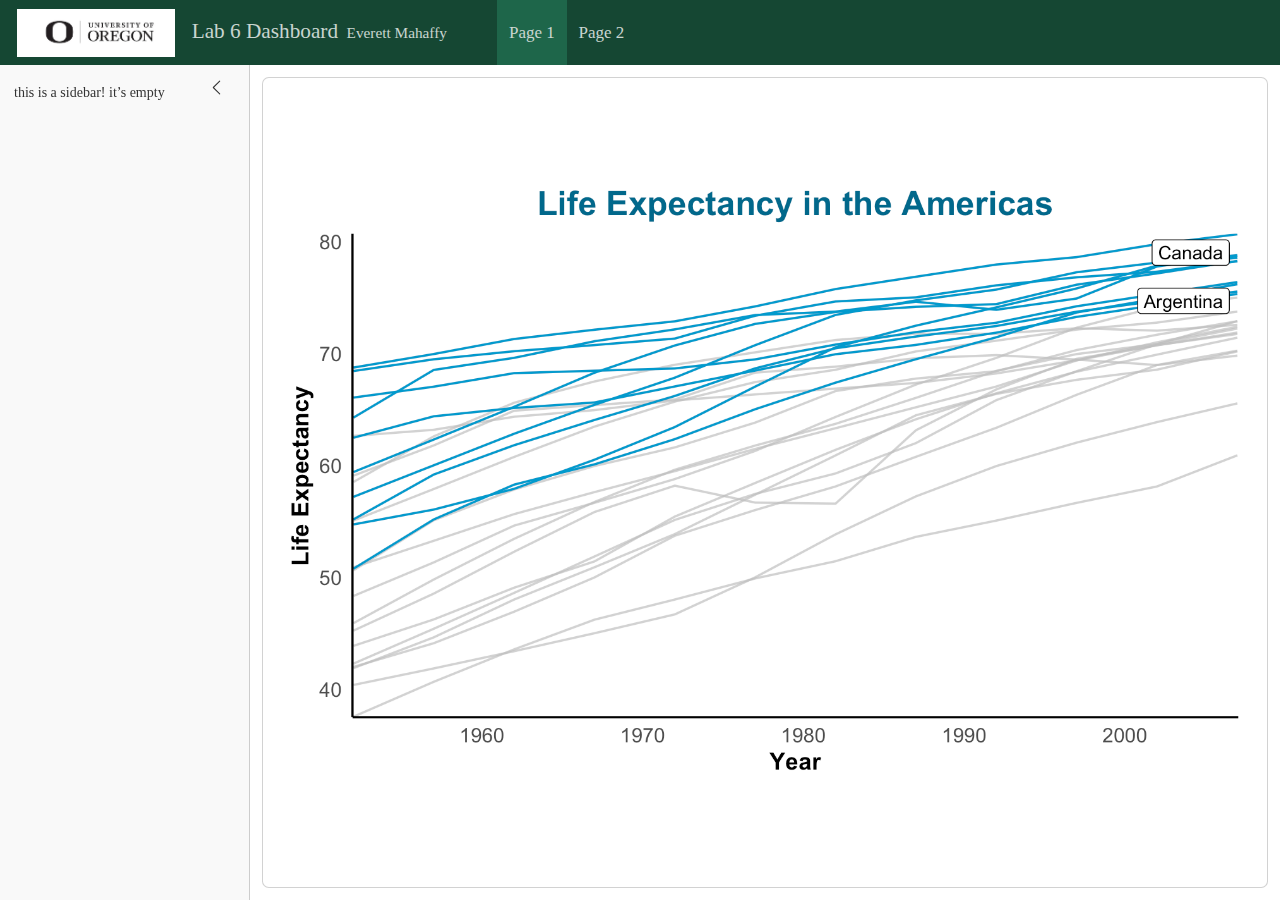
<file: index.html>
<!DOCTYPE html>
<html xmlns="http://www.w3.org/1999/xhtml" lang="en" xml:lang="en"><head>

<meta charset="utf-8">
<meta name="generator" content="quarto-1.6.42">

<meta name="viewport" content="width=device-width, initial-scale=1.0, user-scalable=yes">

<meta name="author" content="Everett Mahaffy">

<title>Lab 6 Dashboard</title>
<style>
code{white-space: pre-wrap;}
span.smallcaps{font-variant: small-caps;}
div.columns{display: flex; gap: min(4vw, 1.5em);}
div.column{flex: auto; overflow-x: auto;}
div.hanging-indent{margin-left: 1.5em; text-indent: -1.5em;}
ul.task-list{list-style: none;}
ul.task-list li input[type="checkbox"] {
  width: 0.8em;
  margin: 0 0.8em 0.2em -1em; /* quarto-specific, see https://github.com/quarto-dev/quarto-cli/issues/4556 */ 
  vertical-align: middle;
}
</style>


<script src="lab6_files/libs/clipboard/clipboard.min.js"></script>
<script src="lab6_files/libs/quarto-html/quarto.js"></script>
<script src="lab6_files/libs/quarto-html/popper.min.js"></script>
<script src="lab6_files/libs/quarto-html/tippy.umd.min.js"></script>
<script src="lab6_files/libs/quarto-html/anchor.min.js"></script>
<link href="lab6_files/libs/quarto-html/tippy.css" rel="stylesheet">
<link href="lab6_files/libs/quarto-html/quarto-syntax-highlighting-2f5df379a58b258e96c21c0638c20c03.css" rel="stylesheet" id="quarto-text-highlighting-styles">
<script src="lab6_files/libs/bootstrap/bootstrap.min.js"></script>
<link href="lab6_files/libs/bootstrap/bootstrap-icons.css" rel="stylesheet">
<link href="lab6_files/libs/bootstrap/bootstrap-c509af972df0387c7e32869858c36e85.min.css" rel="stylesheet" append-hash="true" id="quarto-bootstrap" data-mode="light">
<script src="lab6_files/libs/quarto-dashboard/quarto-dashboard.js"></script>
<script src="lab6_files/libs/quarto-dashboard/stickythead.js"></script>
<script src="lab6_files/libs/quarto-dashboard/datatables.min.js" kdttablesentinel="true"></script>
<script src="lab6_files/libs/quarto-dashboard/pdfmake.min.js" kdttablesentinel="true"></script>
<script src="lab6_files/libs/quarto-dashboard/vfs_fonts.js" kdttablesentinel="true"></script>
<script src="lab6_files/libs/quarto-dashboard/web-components.js" type="module"></script>
<script src="lab6_files/libs/quarto-dashboard/components.js"></script>
<link href="lab6_files/libs/quarto-dashboard/datatables.min.css" rel="stylesheet" kdttablesentinel="true">


</head>

<body class="quarto-dashboard dashboard-fill dashboard-sidebar fullcontent">

<header id="quarto-dashboard-header">
<nav class="navbar navbar-expand-md slim" data-bs-theme="dark">
  <div class="navbar-container container-fluid">
    <button class="navbar-toggler" type="button" data-bs-toggle="collapse" data-bs-target="#dashboard-collapse" aria-controls="dashboard-collapse" aria-expanded="false" aria-label="Toggle navigation">
      <span class="navbar-toggler-icon"></span>
    </button>    


    <div class="navbar-brand-container">       
    <a href="#"><img src="logo.png" alt="" class="navbar-logo d-inline-block"></a>
      <div class="navbar-title">
        <div class="navbar-title-text"><a href="#">Lab 6 Dashboard</a></div>
        
        <div class="navbar-author">Everett Mahaffy</div>
      </div>
    </div>
<div id="dashboard-collapse" class="navbar-collapse collapse"><ul class="navbar-nav navbar-nav-scroll me-auto" role="tablist"><li class="nav-item" role="presentation"><a id="tab-page-1" class="nav-link active" data-bs-toggle="tab" role="tab" data-bs-target="#page-1" data-scrolling="false" href="#page-1" aria-controls="page-1" aria-selected="true"><span class="nav-link-text">Page 1</span></a></li><li class="nav-item" role="presentation"><a id="tab-page-2" class="nav-link" data-bs-toggle="tab" role="tab" data-bs-target="#page-2" data-scrolling="false" href="#page-2" aria-controls="page-2" aria-selected="false"><span class="nav-link-text">Page 2</span></a></li></ul></div></div>
</nav>
</header>
<div class="page-layout-custom quarto-dashboard-content bslib-gap-spacing html-fill-container bslib-page-fill quarto-dashboard-pages">  

<div class="bslib-grid-item html-fill-item tab-content bslib-grid" data-layout="fill" style="display: grid; grid-template-rows: minmax(3em, 1fr); grid-auto-columns: minmax(0, 1fr);">
<div id="page-1" class="dashboard-page tab-pane show active html-fill-item html-fill-container dashboard-sidebar-container" data-orientation="rows" aria-labelledby="tab-page-1">
<div class="bslib-sidebar-layout html-fill-item html-fill-container" data-bslib-sidebar-open="desktop" data-bslib-sidebar-init="true" data-bslib-sidebar-border="false" data-bslib-sidebar-border-radius="false"><div class="main html-fill-container html-fill-item"><div class="sidebar-content html-fill-item html-fill-container">
<div class="html-fill-item html-fill-container bslib-grid" style="display: grid; grid-template-columns: minmax(3em, 1fr);
grid-auto-rows: minmax(0, 1fr);">
<div class="html-fill-item html-fill-container bslib-grid" style="display: grid; grid-template-rows: minmax(3em, 1fr); grid-auto-columns: minmax(0, 1fr);">
<div class="card cell html-fill-item html-fill-container bslib-card" data-bslib-card-init="" data-require-bs-caller="card()" data-full-screen="false">
<div class="card-body html-fill-item html-fill-container">
<div class="cell-output-display html-fill-item html-fill-container">
<img src="lab6_files/figure-html/unnamed-chunk-3-1.png" class="img-fluid quarto-dashboard-img-contain">
</div>
</div>
<bslib-tooltip placement="auto" bsoptions="[]" data-require-bs-version="5" data-require-bs-caller="tooltip()">
    <template>Expand</template>
    <span class="bslib-full-screen-enter badge rounded-pill">
        <svg xmlns="http://www.w3.org/2000/svg" viewbox="0 0 24 24" style="height:1em;width:1em;" aria-hidden="true" role="img"><path d="M20 5C20 4.4 19.6 4 19 4H13C12.4 4 12 3.6 12 3C12 2.4 12.4 2 13 2H21C21.6 2 22 2.4 22 3V11C22 11.6 21.6 12 21 12C20.4 12 20 11.6 20 11V5ZM4 19C4 19.6 4.4 20 5 20H11C11.6 20 12 20.4 12 21C12 21.6 11.6 22 11 22H3C2.4 22 2 21.6 2 21V13C2 12.4 2.4 12 3 12C3.6 12 4 12.4 4 13V19Z"></path></svg>
    </span>
</bslib-tooltip><script data-bslib-card-init="">bslib.Card.initializeAllCards();</script></div>
</div>
</div>
</div></div><aside id="bslib-sidebar-1" class="sidebar html-fill-container html-fill-item"><div class="html-fill-item html-fill-container">
<p>this is a sidebar! it’s empty</p>
</div></aside>
<button class="collapse-toggle" type="button" title="Toggle sidebar" aria-expanded="true" aria-controls="bslib-sidebar-1">
    <svg xmlns="http://www.w3.org/2000/svg" viewbox="0 0 16 16" class="bi bi-chevron-left collapse-icon" style="fill:currentColor;" aria-hidden="true" role="img">
      <path fill-rule="evenodd" d="M11.354 1.646a.5.5 0 0 1 0 .708L5.707 8l5.647 5.646a.5.5 0 0 1-.708.708l-6-6a.5.5 0 0 1 0-.708l6-6a.5.5 0 0 1 .708 0z"></path>
    </svg>
</button>
<script data-bslib-sidebar-init="">
bslib.Sidebar.initCollapsibleAll()
</script>
</div>
</div>
<div id="page-2" class="dashboard-page tab-pane grid-skip html-fill-item html-fill-container" data-orientation="rows" aria-labelledby="tab-page-2">
<div class="html-fill-item html-fill-container bslib-grid" style="display: grid; grid-template-rows: minmax(3em, 1fr) minmax(3em, max-content) minmax(3em, 1fr); grid-auto-columns: minmax(0, 1fr);">
<div class="card cell html-fill-item html-fill-container bslib-card" data-bslib-card-init="" data-require-bs-caller="card()" data-full-screen="false">
<div class="card-body html-fill-item html-fill-container">
<div class="cell-output-display html-fill-item html-fill-container">
<img src="lab6_files/figure-html/unnamed-chunk-6-1.png" class="img-fluid quarto-dashboard-img-contain">
</div>
</div>
<bslib-tooltip placement="auto" bsoptions="[]" data-require-bs-version="5" data-require-bs-caller="tooltip()">
    <template>Expand</template>
    <span class="bslib-full-screen-enter badge rounded-pill">
        <svg xmlns="http://www.w3.org/2000/svg" viewbox="0 0 24 24" style="height:1em;width:1em;" aria-hidden="true" role="img"><path d="M20 5C20 4.4 19.6 4 19 4H13C12.4 4 12 3.6 12 3C12 2.4 12.4 2 13 2H21C21.6 2 22 2.4 22 3V11C22 11.6 21.6 12 21 12C20.4 12 20 11.6 20 11V5ZM4 19C4 19.6 4.4 20 5 20H11C11.6 20 12 20.4 12 21C12 21.6 11.6 22 11 22H3C2.4 22 2 21.6 2 21V13C2 12.4 2.4 12 3 12C3.6 12 4 12.4 4 13V19Z"></path></svg>
    </span>
</bslib-tooltip><script data-bslib-card-init="">bslib.Card.initializeAllCards();</script></div>
<div class="card html-fill-item html-fill-container bslib-card" data-fill="false" data-bslib-card-init="" data-require-bs-caller="card()" data-full-screen="false">
<div class="card-body html-fill-item html-fill-container">
<p>Look more closely below!</p>
</div>
<bslib-tooltip placement="auto" bsoptions="[]" data-require-bs-version="5" data-require-bs-caller="tooltip()">
    <template>Expand</template>
    <span class="bslib-full-screen-enter badge rounded-pill">
        <svg xmlns="http://www.w3.org/2000/svg" viewbox="0 0 24 24" style="height:1em;width:1em;" aria-hidden="true" role="img"><path d="M20 5C20 4.4 19.6 4 19 4H13C12.4 4 12 3.6 12 3C12 2.4 12.4 2 13 2H21C21.6 2 22 2.4 22 3V11C22 11.6 21.6 12 21 12C20.4 12 20 11.6 20 11V5ZM4 19C4 19.6 4.4 20 5 20H11C11.6 20 12 20.4 12 21C12 21.6 11.6 22 11 22H3C2.4 22 2 21.6 2 21V13C2 12.4 2.4 12 3 12C3.6 12 4 12.4 4 13V19Z"></path></svg>
    </span>
</bslib-tooltip><script data-bslib-card-init="">bslib.Card.initializeAllCards();</script></div>
<div class="card tabset html-fill-item html-fill-container bslib-card" data-bslib-card-init="" data-require-bs-caller="card()" data-full-screen="false">
<div class="card-header bslib-navs-card-title"><div class="card-title"><span style="display: inline">

</span></div><ul class="nav nav-tabs card-header-tabs" role="tablist" data-tabsetid="card-tabset-4"><li class="nav-item" role="presentation"><a href="#card-tabset-4-1" role="tab" data-toggle="tab" data-bs-toggle="tab" data-value="Tab 1" aria-selected="true" class="nav-link active">Tab 1</a></li><li class="nav-item" role="presentation"><a href="#card-tabset-4-2" role="tab" data-toggle="tab" data-bs-toggle="tab" data-value="Tab 2" aria-selected="false" class="nav-link">Tab 2</a></li></ul></div>


<div id="3ade8a4a-fb1d-4a6c-8409-ac45482d5fc9" class="hidden html-fill-item html-fill-container">

</div>
<div class="tab-content html-fill-item html-fill-container" data-tabset-id="card-tabset-4"><div class="tab-pane active show html-fill-item html-fill-container" role="tabpanel" id="card-tabset-4-1"><div class="card-body html-fill-item html-fill-container">
<div class="cell-output-display html-fill-item html-fill-container">
<img src="lab6_files/figure-html/unnamed-chunk-7-1.png" class="img-fluid quarto-dashboard-img-contain">
</div>
</div></div><div class="tab-pane html-fill-item html-fill-container" role="tabpanel" id="card-tabset-4-2"><div class="card-body html-fill-item html-fill-container">
<div class="cell-output-display html-fill-item html-fill-container">
<img src="lab6_files/figure-html/unnamed-chunk-8-1.png" class="img-fluid quarto-dashboard-img-contain">
</div>
</div></div></div><bslib-tooltip placement="auto" bsoptions="[]" data-require-bs-version="5" data-require-bs-caller="tooltip()">
    <template>Expand</template>
    <span class="bslib-full-screen-enter badge rounded-pill">
        <svg xmlns="http://www.w3.org/2000/svg" viewbox="0 0 24 24" style="height:1em;width:1em;" aria-hidden="true" role="img"><path d="M20 5C20 4.4 19.6 4 19 4H13C12.4 4 12 3.6 12 3C12 2.4 12.4 2 13 2H21C21.6 2 22 2.4 22 3V11C22 11.6 21.6 12 21 12C20.4 12 20 11.6 20 11V5ZM4 19C4 19.6 4.4 20 5 20H11C11.6 20 12 20.4 12 21C12 21.6 11.6 22 11 22H3C2.4 22 2 21.6 2 21V13C2 12.4 2.4 12 3 12C3.6 12 4 12.4 4 13V19Z"></path></svg>
    </span>
</bslib-tooltip><script data-bslib-card-init="">bslib.Card.initializeAllCards();</script></div>
</div>
</div>
</div>


<script id="quarto-html-after-body" type="application/javascript">
window.document.addEventListener("DOMContentLoaded", function (event) {
  const toggleBodyColorMode = (bsSheetEl) => {
    const mode = bsSheetEl.getAttribute("data-mode");
    const bodyEl = window.document.querySelector("body");
    if (mode === "dark") {
      bodyEl.classList.add("quarto-dark");
      bodyEl.classList.remove("quarto-light");
    } else {
      bodyEl.classList.add("quarto-light");
      bodyEl.classList.remove("quarto-dark");
    }
  }
  const toggleBodyColorPrimary = () => {
    const bsSheetEl = window.document.querySelector("link#quarto-bootstrap");
    if (bsSheetEl) {
      toggleBodyColorMode(bsSheetEl);
    }
  }
  toggleBodyColorPrimary();  
  const icon = "";
  const anchorJS = new window.AnchorJS();
  anchorJS.options = {
    placement: 'right',
    icon: icon
  };
  anchorJS.add('.anchored');
  const isCodeAnnotation = (el) => {
    for (const clz of el.classList) {
      if (clz.startsWith('code-annotation-')) {                     
        return true;
      }
    }
    return false;
  }
  const onCopySuccess = function(e) {
    // button target
    const button = e.trigger;
    // don't keep focus
    button.blur();
    // flash "checked"
    button.classList.add('code-copy-button-checked');
    var currentTitle = button.getAttribute("title");
    button.setAttribute("title", "Copied!");
    let tooltip;
    if (window.bootstrap) {
      button.setAttribute("data-bs-toggle", "tooltip");
      button.setAttribute("data-bs-placement", "left");
      button.setAttribute("data-bs-title", "Copied!");
      tooltip = new bootstrap.Tooltip(button, 
        { trigger: "manual", 
          customClass: "code-copy-button-tooltip",
          offset: [0, -8]});
      tooltip.show();    
    }
    setTimeout(function() {
      if (tooltip) {
        tooltip.hide();
        button.removeAttribute("data-bs-title");
        button.removeAttribute("data-bs-toggle");
        button.removeAttribute("data-bs-placement");
      }
      button.setAttribute("title", currentTitle);
      button.classList.remove('code-copy-button-checked');
    }, 1000);
    // clear code selection
    e.clearSelection();
  }
  const getTextToCopy = function(trigger) {
      const codeEl = trigger.previousElementSibling.cloneNode(true);
      for (const childEl of codeEl.children) {
        if (isCodeAnnotation(childEl)) {
          childEl.remove();
        }
      }
      return codeEl.innerText;
  }
  const clipboard = new window.ClipboardJS('.code-copy-button:not([data-in-quarto-modal])', {
    text: getTextToCopy
  });
  clipboard.on('success', onCopySuccess);
  if (window.document.getElementById('quarto-embedded-source-code-modal')) {
    const clipboardModal = new window.ClipboardJS('.code-copy-button[data-in-quarto-modal]', {
      text: getTextToCopy,
      container: window.document.getElementById('quarto-embedded-source-code-modal')
    });
    clipboardModal.on('success', onCopySuccess);
  }
    var localhostRegex = new RegExp(/^(?:http|https):\/\/localhost\:?[0-9]*\//);
    var mailtoRegex = new RegExp(/^mailto:/);
      var filterRegex = new RegExp('/' + window.location.host + '/');
    var isInternal = (href) => {
        return filterRegex.test(href) || localhostRegex.test(href) || mailtoRegex.test(href);
    }
    // Inspect non-navigation links and adorn them if external
 	var links = window.document.querySelectorAll('a[href]:not(.nav-link):not(.navbar-brand):not(.toc-action):not(.sidebar-link):not(.sidebar-item-toggle):not(.pagination-link):not(.no-external):not([aria-hidden]):not(.dropdown-item):not(.quarto-navigation-tool):not(.about-link)');
    for (var i=0; i<links.length; i++) {
      const link = links[i];
      if (!isInternal(link.href)) {
        // undo the damage that might have been done by quarto-nav.js in the case of
        // links that we want to consider external
        if (link.dataset.originalHref !== undefined) {
          link.href = link.dataset.originalHref;
        }
      }
    }
  function tippyHover(el, contentFn, onTriggerFn, onUntriggerFn) {
    const config = {
      allowHTML: true,
      maxWidth: 500,
      delay: 100,
      arrow: false,
      appendTo: function(el) {
          return el.parentElement;
      },
      interactive: true,
      interactiveBorder: 10,
      theme: 'quarto',
      placement: 'bottom-start',
    };
    if (contentFn) {
      config.content = contentFn;
    }
    if (onTriggerFn) {
      config.onTrigger = onTriggerFn;
    }
    if (onUntriggerFn) {
      config.onUntrigger = onUntriggerFn;
    }
    window.tippy(el, config); 
  }
  const noterefs = window.document.querySelectorAll('a[role="doc-noteref"]');
  for (var i=0; i<noterefs.length; i++) {
    const ref = noterefs[i];
    tippyHover(ref, function() {
      // use id or data attribute instead here
      let href = ref.getAttribute('data-footnote-href') || ref.getAttribute('href');
      try { href = new URL(href).hash; } catch {}
      const id = href.replace(/^#\/?/, "");
      const note = window.document.getElementById(id);
      if (note) {
        return note.innerHTML;
      } else {
        return "";
      }
    });
  }
  const xrefs = window.document.querySelectorAll('a.quarto-xref');
  const processXRef = (id, note) => {
    // Strip column container classes
    const stripColumnClz = (el) => {
      el.classList.remove("page-full", "page-columns");
      if (el.children) {
        for (const child of el.children) {
          stripColumnClz(child);
        }
      }
    }
    stripColumnClz(note)
    if (id === null || id.startsWith('sec-')) {
      // Special case sections, only their first couple elements
      const container = document.createElement("div");
      if (note.children && note.children.length > 2) {
        container.appendChild(note.children[0].cloneNode(true));
        for (let i = 1; i < note.children.length; i++) {
          const child = note.children[i];
          if (child.tagName === "P" && child.innerText === "") {
            continue;
          } else {
            container.appendChild(child.cloneNode(true));
            break;
          }
        }
        if (window.Quarto?.typesetMath) {
          window.Quarto.typesetMath(container);
        }
        return container.innerHTML
      } else {
        if (window.Quarto?.typesetMath) {
          window.Quarto.typesetMath(note);
        }
        return note.innerHTML;
      }
    } else {
      // Remove any anchor links if they are present
      const anchorLink = note.querySelector('a.anchorjs-link');
      if (anchorLink) {
        anchorLink.remove();
      }
      if (window.Quarto?.typesetMath) {
        window.Quarto.typesetMath(note);
      }
      if (note.classList.contains("callout")) {
        return note.outerHTML;
      } else {
        return note.innerHTML;
      }
    }
  }
  for (var i=0; i<xrefs.length; i++) {
    const xref = xrefs[i];
    tippyHover(xref, undefined, function(instance) {
      instance.disable();
      let url = xref.getAttribute('href');
      let hash = undefined; 
      if (url.startsWith('#')) {
        hash = url;
      } else {
        try { hash = new URL(url).hash; } catch {}
      }
      if (hash) {
        const id = hash.replace(/^#\/?/, "");
        const note = window.document.getElementById(id);
        if (note !== null) {
          try {
            const html = processXRef(id, note.cloneNode(true));
            instance.setContent(html);
          } finally {
            instance.enable();
            instance.show();
          }
        } else {
          // See if we can fetch this
          fetch(url.split('#')[0])
          .then(res => res.text())
          .then(html => {
            const parser = new DOMParser();
            const htmlDoc = parser.parseFromString(html, "text/html");
            const note = htmlDoc.getElementById(id);
            if (note !== null) {
              const html = processXRef(id, note);
              instance.setContent(html);
            } 
          }).finally(() => {
            instance.enable();
            instance.show();
          });
        }
      } else {
        // See if we can fetch a full url (with no hash to target)
        // This is a special case and we should probably do some content thinning / targeting
        fetch(url)
        .then(res => res.text())
        .then(html => {
          const parser = new DOMParser();
          const htmlDoc = parser.parseFromString(html, "text/html");
          const note = htmlDoc.querySelector('main.content');
          if (note !== null) {
            // This should only happen for chapter cross references
            // (since there is no id in the URL)
            // remove the first header
            if (note.children.length > 0 && note.children[0].tagName === "HEADER") {
              note.children[0].remove();
            }
            const html = processXRef(null, note);
            instance.setContent(html);
          } 
        }).finally(() => {
          instance.enable();
          instance.show();
        });
      }
    }, function(instance) {
    });
  }
      let selectedAnnoteEl;
      const selectorForAnnotation = ( cell, annotation) => {
        let cellAttr = 'data-code-cell="' + cell + '"';
        let lineAttr = 'data-code-annotation="' +  annotation + '"';
        const selector = 'span[' + cellAttr + '][' + lineAttr + ']';
        return selector;
      }
      const selectCodeLines = (annoteEl) => {
        const doc = window.document;
        const targetCell = annoteEl.getAttribute("data-target-cell");
        const targetAnnotation = annoteEl.getAttribute("data-target-annotation");
        const annoteSpan = window.document.querySelector(selectorForAnnotation(targetCell, targetAnnotation));
        const lines = annoteSpan.getAttribute("data-code-lines").split(",");
        const lineIds = lines.map((line) => {
          return targetCell + "-" + line;
        })
        let top = null;
        let height = null;
        let parent = null;
        if (lineIds.length > 0) {
            //compute the position of the single el (top and bottom and make a div)
            const el = window.document.getElementById(lineIds[0]);
            top = el.offsetTop;
            height = el.offsetHeight;
            parent = el.parentElement.parentElement;
          if (lineIds.length > 1) {
            const lastEl = window.document.getElementById(lineIds[lineIds.length - 1]);
            const bottom = lastEl.offsetTop + lastEl.offsetHeight;
            height = bottom - top;
          }
          if (top !== null && height !== null && parent !== null) {
            // cook up a div (if necessary) and position it 
            let div = window.document.getElementById("code-annotation-line-highlight");
            if (div === null) {
              div = window.document.createElement("div");
              div.setAttribute("id", "code-annotation-line-highlight");
              div.style.position = 'absolute';
              parent.appendChild(div);
            }
            div.style.top = top - 2 + "px";
            div.style.height = height + 4 + "px";
            div.style.left = 0;
            let gutterDiv = window.document.getElementById("code-annotation-line-highlight-gutter");
            if (gutterDiv === null) {
              gutterDiv = window.document.createElement("div");
              gutterDiv.setAttribute("id", "code-annotation-line-highlight-gutter");
              gutterDiv.style.position = 'absolute';
              const codeCell = window.document.getElementById(targetCell);
              const gutter = codeCell.querySelector('.code-annotation-gutter');
              gutter.appendChild(gutterDiv);
            }
            gutterDiv.style.top = top - 2 + "px";
            gutterDiv.style.height = height + 4 + "px";
          }
          selectedAnnoteEl = annoteEl;
        }
      };
      const unselectCodeLines = () => {
        const elementsIds = ["code-annotation-line-highlight", "code-annotation-line-highlight-gutter"];
        elementsIds.forEach((elId) => {
          const div = window.document.getElementById(elId);
          if (div) {
            div.remove();
          }
        });
        selectedAnnoteEl = undefined;
      };
        // Handle positioning of the toggle
    window.addEventListener(
      "resize",
      throttle(() => {
        elRect = undefined;
        if (selectedAnnoteEl) {
          selectCodeLines(selectedAnnoteEl);
        }
      }, 10)
    );
    function throttle(fn, ms) {
    let throttle = false;
    let timer;
      return (...args) => {
        if(!throttle) { // first call gets through
            fn.apply(this, args);
            throttle = true;
        } else { // all the others get throttled
            if(timer) clearTimeout(timer); // cancel #2
            timer = setTimeout(() => {
              fn.apply(this, args);
              timer = throttle = false;
            }, ms);
        }
      };
    }
      // Attach click handler to the DT
      const annoteDls = window.document.querySelectorAll('dt[data-target-cell]');
      for (const annoteDlNode of annoteDls) {
        annoteDlNode.addEventListener('click', (event) => {
          const clickedEl = event.target;
          if (clickedEl !== selectedAnnoteEl) {
            unselectCodeLines();
            const activeEl = window.document.querySelector('dt[data-target-cell].code-annotation-active');
            if (activeEl) {
              activeEl.classList.remove('code-annotation-active');
            }
            selectCodeLines(clickedEl);
            clickedEl.classList.add('code-annotation-active');
          } else {
            // Unselect the line
            unselectCodeLines();
            clickedEl.classList.remove('code-annotation-active');
          }
        });
      }
  const findCites = (el) => {
    const parentEl = el.parentElement;
    if (parentEl) {
      const cites = parentEl.dataset.cites;
      if (cites) {
        return {
          el,
          cites: cites.split(' ')
        };
      } else {
        return findCites(el.parentElement)
      }
    } else {
      return undefined;
    }
  };
  var bibliorefs = window.document.querySelectorAll('a[role="doc-biblioref"]');
  for (var i=0; i<bibliorefs.length; i++) {
    const ref = bibliorefs[i];
    const citeInfo = findCites(ref);
    if (citeInfo) {
      tippyHover(citeInfo.el, function() {
        var popup = window.document.createElement('div');
        citeInfo.cites.forEach(function(cite) {
          var citeDiv = window.document.createElement('div');
          citeDiv.classList.add('hanging-indent');
          citeDiv.classList.add('csl-entry');
          var biblioDiv = window.document.getElementById('ref-' + cite);
          if (biblioDiv) {
            citeDiv.innerHTML = biblioDiv.innerHTML;
          }
          popup.appendChild(citeDiv);
        });
        return popup.innerHTML;
      });
    }
  }
});
</script>
</div> <!-- /container fluid -->

<script type="application/javascript">
window.document.addEventListener("DOMContentLoaded", function (_event) {
  if (window.bslib.Card) {
    window.bslib.Card.initializeAllCards();
  }
}); 
</script>
  



</body></html>
</file>
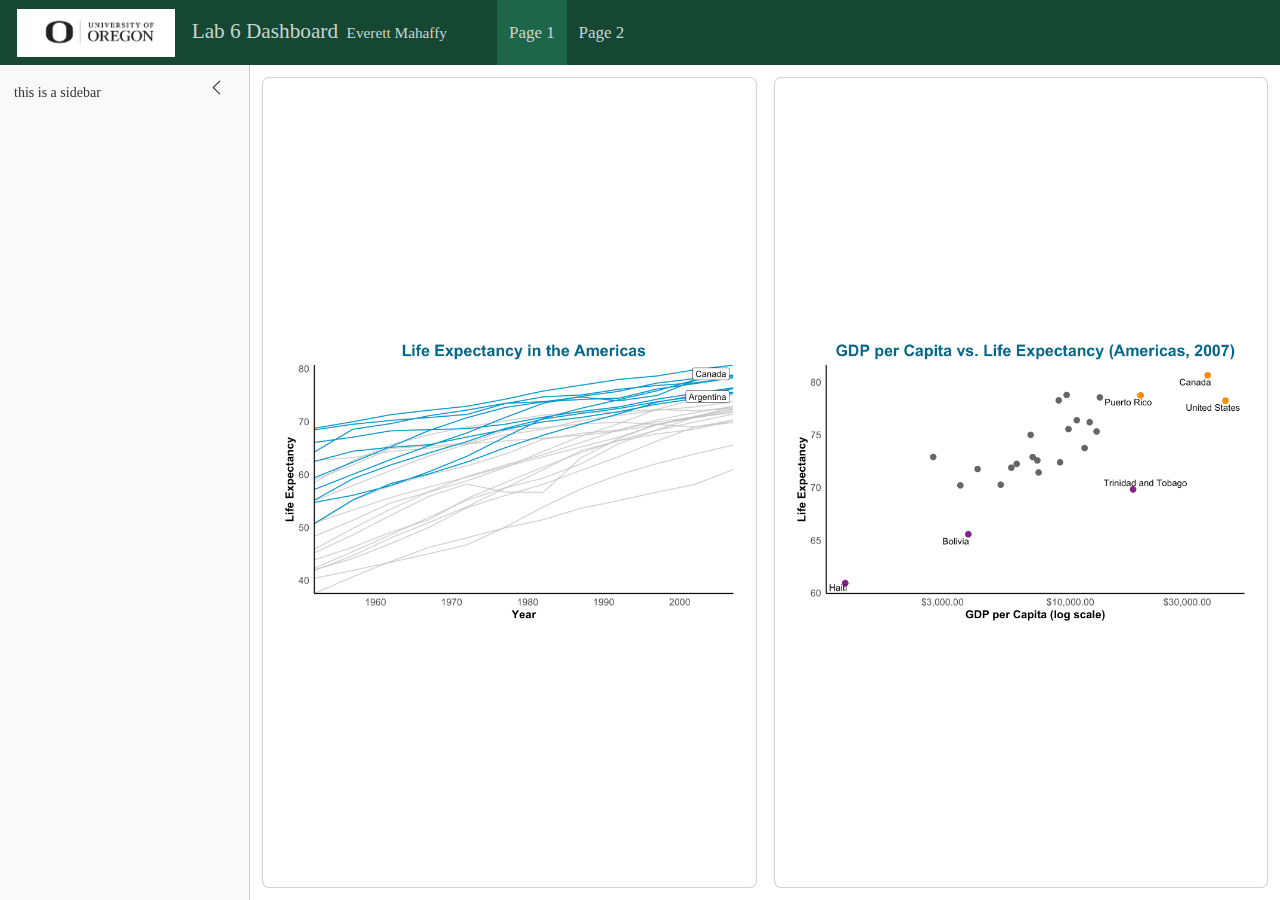
<file: index_nvm.html>
<!DOCTYPE html>
<html xmlns="http://www.w3.org/1999/xhtml" lang="en" xml:lang="en"><head>

<meta charset="utf-8">
<meta name="generator" content="quarto-1.6.42">

<meta name="viewport" content="width=device-width, initial-scale=1.0, user-scalable=yes">

<meta name="author" content="Everett Mahaffy">

<title>Lab 6 Dashboard</title>
<style>
code{white-space: pre-wrap;}
span.smallcaps{font-variant: small-caps;}
div.columns{display: flex; gap: min(4vw, 1.5em);}
div.column{flex: auto; overflow-x: auto;}
div.hanging-indent{margin-left: 1.5em; text-indent: -1.5em;}
ul.task-list{list-style: none;}
ul.task-list li input[type="checkbox"] {
  width: 0.8em;
  margin: 0 0.8em 0.2em -1em; /* quarto-specific, see https://github.com/quarto-dev/quarto-cli/issues/4556 */ 
  vertical-align: middle;
}
</style>


<script src="lab6_files/libs/clipboard/clipboard.min.js"></script>
<script src="lab6_files/libs/quarto-html/quarto.js"></script>
<script src="lab6_files/libs/quarto-html/popper.min.js"></script>
<script src="lab6_files/libs/quarto-html/tippy.umd.min.js"></script>
<script src="lab6_files/libs/quarto-html/anchor.min.js"></script>
<link href="lab6_files/libs/quarto-html/tippy.css" rel="stylesheet">
<link href="lab6_files/libs/quarto-html/quarto-syntax-highlighting-2f5df379a58b258e96c21c0638c20c03.css" rel="stylesheet" id="quarto-text-highlighting-styles">
<script src="lab6_files/libs/bootstrap/bootstrap.min.js"></script>
<link href="lab6_files/libs/bootstrap/bootstrap-icons.css" rel="stylesheet">
<link href="lab6_files/libs/bootstrap/bootstrap-c509af972df0387c7e32869858c36e85.min.css" rel="stylesheet" append-hash="true" id="quarto-bootstrap" data-mode="light">
<script src="lab6_files/libs/quarto-dashboard/quarto-dashboard.js"></script>
<script src="lab6_files/libs/quarto-dashboard/stickythead.js"></script>
<script src="lab6_files/libs/quarto-dashboard/datatables.min.js" kdttablesentinel="true"></script>
<script src="lab6_files/libs/quarto-dashboard/pdfmake.min.js" kdttablesentinel="true"></script>
<script src="lab6_files/libs/quarto-dashboard/vfs_fonts.js" kdttablesentinel="true"></script>
<script src="lab6_files/libs/quarto-dashboard/web-components.js" type="module"></script>
<script src="lab6_files/libs/quarto-dashboard/components.js"></script>
<link href="lab6_files/libs/quarto-dashboard/datatables.min.css" rel="stylesheet" kdttablesentinel="true">


</head>

<body class="quarto-dashboard dashboard-fill dashboard-sidebar fullcontent">

<header id="quarto-dashboard-header">
<nav class="navbar navbar-expand-md slim" data-bs-theme="dark">
  <div class="navbar-container container-fluid">
    <button class="navbar-toggler" type="button" data-bs-toggle="collapse" data-bs-target="#dashboard-collapse" aria-controls="dashboard-collapse" aria-expanded="false" aria-label="Toggle navigation">
      <span class="navbar-toggler-icon"></span>
    </button>    


    <div class="navbar-brand-container">       
    <a href="#"><img src="logo.png" alt="" class="navbar-logo d-inline-block"></a>
      <div class="navbar-title">
        <div class="navbar-title-text"><a href="#">Lab 6 Dashboard</a></div>
        
        <div class="navbar-author">Everett Mahaffy</div>
      </div>
    </div>
<div id="dashboard-collapse" class="navbar-collapse collapse"><ul class="navbar-nav navbar-nav-scroll me-auto" role="tablist"><li class="nav-item" role="presentation"><a id="tab-page-1" class="nav-link active" data-bs-toggle="tab" role="tab" data-bs-target="#page-1" data-scrolling="false" href="#page-1" aria-controls="page-1" aria-selected="true"><span class="nav-link-text">Page 1</span></a></li><li class="nav-item" role="presentation"><a id="tab-page-2" class="nav-link" data-bs-toggle="tab" role="tab" data-bs-target="#page-2" data-scrolling="false" href="#page-2" aria-controls="page-2" aria-selected="false"><span class="nav-link-text">Page 2</span></a></li></ul></div></div>
</nav>
</header>
<div class="page-layout-custom quarto-dashboard-content bslib-gap-spacing html-fill-container bslib-page-fill quarto-dashboard-pages">  

<div class="bslib-grid-item html-fill-item tab-content bslib-grid" data-layout="fill" style="display: grid; grid-template-rows: minmax(3em, 1fr); grid-auto-columns: minmax(0, 1fr);">
<div id="page-1" class="dashboard-page tab-pane show active html-fill-item html-fill-container dashboard-sidebar-container" data-orientation="rows" aria-labelledby="tab-page-1">
<div class="bslib-sidebar-layout html-fill-item html-fill-container" data-bslib-sidebar-open="desktop" data-bslib-sidebar-init="true" data-bslib-sidebar-border="false" data-bslib-sidebar-border-radius="false"><div class="main html-fill-container html-fill-item"><div class="sidebar-content html-fill-item html-fill-container">
<div class="html-fill-item html-fill-container bslib-grid" style="display: grid; grid-template-columns: minmax(3em, 1fr) minmax(3em, 1fr);
grid-auto-rows: minmax(0, 1fr);">
<div class="html-fill-item html-fill-container bslib-grid" data-height="70%" style="display: grid; grid-template-rows: minmax(3em, 1fr); grid-auto-columns: minmax(0, 1fr);">
<div class="card cell html-fill-item html-fill-container bslib-card" data-bslib-card-init="" data-require-bs-caller="card()" data-full-screen="false">
<div class="card-body html-fill-item html-fill-container">
<div class="cell-output-display html-fill-item html-fill-container">
<img src="lab6_files/figure-html/unnamed-chunk-3-1.png" class="img-fluid quarto-dashboard-img-contain">
</div>
</div>
<bslib-tooltip placement="auto" bsoptions="[]" data-require-bs-version="5" data-require-bs-caller="tooltip()">
    <template>Expand</template>
    <span class="bslib-full-screen-enter badge rounded-pill">
        <svg xmlns="http://www.w3.org/2000/svg" viewbox="0 0 24 24" style="height:1em;width:1em;" aria-hidden="true" role="img"><path d="M20 5C20 4.4 19.6 4 19 4H13C12.4 4 12 3.6 12 3C12 2.4 12.4 2 13 2H21C21.6 2 22 2.4 22 3V11C22 11.6 21.6 12 21 12C20.4 12 20 11.6 20 11V5ZM4 19C4 19.6 4.4 20 5 20H11C11.6 20 12 20.4 12 21C12 21.6 11.6 22 11 22H3C2.4 22 2 21.6 2 21V13C2 12.4 2.4 12 3 12C3.6 12 4 12.4 4 13V19Z"></path></svg>
    </span>
</bslib-tooltip><script data-bslib-card-init="">bslib.Card.initializeAllCards();</script></div>
</div><div class="html-fill-item html-fill-container bslib-grid" data-height="30%" style="display: grid; grid-template-rows: minmax(3em, 1fr); grid-auto-columns: minmax(0, 1fr);">
<div class="card cell html-fill-item html-fill-container bslib-card" data-bslib-card-init="" data-require-bs-caller="card()" data-full-screen="false">
<div class="card-body html-fill-item html-fill-container">
<div class="cell-output-display html-fill-item html-fill-container">
<img src="lab6_files/figure-html/unnamed-chunk-4-1.png" class="img-fluid quarto-dashboard-img-contain">
</div>
</div>
<bslib-tooltip placement="auto" bsoptions="[]" data-require-bs-version="5" data-require-bs-caller="tooltip()">
    <template>Expand</template>
    <span class="bslib-full-screen-enter badge rounded-pill">
        <svg xmlns="http://www.w3.org/2000/svg" viewbox="0 0 24 24" style="height:1em;width:1em;" aria-hidden="true" role="img"><path d="M20 5C20 4.4 19.6 4 19 4H13C12.4 4 12 3.6 12 3C12 2.4 12.4 2 13 2H21C21.6 2 22 2.4 22 3V11C22 11.6 21.6 12 21 12C20.4 12 20 11.6 20 11V5ZM4 19C4 19.6 4.4 20 5 20H11C11.6 20 12 20.4 12 21C12 21.6 11.6 22 11 22H3C2.4 22 2 21.6 2 21V13C2 12.4 2.4 12 3 12C3.6 12 4 12.4 4 13V19Z"></path></svg>
    </span>
</bslib-tooltip><script data-bslib-card-init="">bslib.Card.initializeAllCards();</script></div>
</div>
</div>
</div></div><aside id="bslib-sidebar-1" class="sidebar html-fill-container html-fill-item"><div class="html-fill-item html-fill-container">
<p>this is a sidebar</p>
</div></aside>
<button class="collapse-toggle" type="button" title="Toggle sidebar" aria-expanded="true" aria-controls="bslib-sidebar-1">
    <svg xmlns="http://www.w3.org/2000/svg" viewbox="0 0 16 16" class="bi bi-chevron-left collapse-icon" style="fill:currentColor;" aria-hidden="true" role="img">
      <path fill-rule="evenodd" d="M11.354 1.646a.5.5 0 0 1 0 .708L5.707 8l5.647 5.646a.5.5 0 0 1-.708.708l-6-6a.5.5 0 0 1 0-.708l6-6a.5.5 0 0 1 .708 0z"></path>
    </svg>
</button>
<script data-bslib-sidebar-init="">
bslib.Sidebar.initCollapsibleAll()
</script>
</div>
</div>
<div id="page-2" class="dashboard-page tab-pane grid-skip html-fill-item html-fill-container" data-orientation="rows" aria-labelledby="tab-page-2">
<div class="html-fill-item html-fill-container bslib-grid" style="display: grid; grid-template-rows: minmax(3em, 50fr) minmax(3em, 50fr); grid-auto-columns: minmax(0, 1fr);">
<div class="html-fill-item html-fill-container bslib-grid" style="display: grid; grid-template-columns: minmax(3em, 1fr);
grid-auto-rows: minmax(0, 1fr);">
<div class="card cell html-fill-item html-fill-container bslib-card" data-bslib-card-init="" data-require-bs-caller="card()" data-full-screen="false">
<div class="card-body html-fill-item html-fill-container">
<div class="cell-output-display html-fill-item html-fill-container">
<img src="lab6_files/figure-html/unnamed-chunk-5-1.png" class="img-fluid quarto-dashboard-img-contain">
</div>
</div>
<bslib-tooltip placement="auto" bsoptions="[]" data-require-bs-version="5" data-require-bs-caller="tooltip()">
    <template>Expand</template>
    <span class="bslib-full-screen-enter badge rounded-pill">
        <svg xmlns="http://www.w3.org/2000/svg" viewbox="0 0 24 24" style="height:1em;width:1em;" aria-hidden="true" role="img"><path d="M20 5C20 4.4 19.6 4 19 4H13C12.4 4 12 3.6 12 3C12 2.4 12.4 2 13 2H21C21.6 2 22 2.4 22 3V11C22 11.6 21.6 12 21 12C20.4 12 20 11.6 20 11V5ZM4 19C4 19.6 4.4 20 5 20H11C11.6 20 12 20.4 12 21C12 21.6 11.6 22 11 22H3C2.4 22 2 21.6 2 21V13C2 12.4 2.4 12 3 12C3.6 12 4 12.4 4 13V19Z"></path></svg>
    </span>
</bslib-tooltip><script data-bslib-card-init="">bslib.Card.initializeAllCards();</script></div>
</div>
<div class="html-fill-item html-fill-container bslib-grid" style="display: grid; grid-template-columns: minmax(3em, 1fr);
grid-auto-rows: minmax(0, 1fr);">
<div class="card cell html-fill-item html-fill-container bslib-card" data-bslib-card-init="" data-require-bs-caller="card()" data-full-screen="false">
<div class="card-body html-fill-item html-fill-container">
<div class="cell-output-display html-fill-item html-fill-container">
<img src="lab6_files/figure-html/unnamed-chunk-8-1.png" class="img-fluid quarto-dashboard-img-contain">
</div>
</div>
<bslib-tooltip placement="auto" bsoptions="[]" data-require-bs-version="5" data-require-bs-caller="tooltip()">
    <template>Expand</template>
    <span class="bslib-full-screen-enter badge rounded-pill">
        <svg xmlns="http://www.w3.org/2000/svg" viewbox="0 0 24 24" style="height:1em;width:1em;" aria-hidden="true" role="img"><path d="M20 5C20 4.4 19.6 4 19 4H13C12.4 4 12 3.6 12 3C12 2.4 12.4 2 13 2H21C21.6 2 22 2.4 22 3V11C22 11.6 21.6 12 21 12C20.4 12 20 11.6 20 11V5ZM4 19C4 19.6 4.4 20 5 20H11C11.6 20 12 20.4 12 21C12 21.6 11.6 22 11 22H3C2.4 22 2 21.6 2 21V13C2 12.4 2.4 12 3 12C3.6 12 4 12.4 4 13V19Z"></path></svg>
    </span>
</bslib-tooltip><script data-bslib-card-init="">bslib.Card.initializeAllCards();</script></div><div id="3ade8a4a-fb1d-4a6c-8409-ac45482d5fc9" class="hidden html-fill-item html-fill-container">

</div>
</div>
</div>
</div>
</div>


<script id="quarto-html-after-body" type="application/javascript">
window.document.addEventListener("DOMContentLoaded", function (event) {
  const toggleBodyColorMode = (bsSheetEl) => {
    const mode = bsSheetEl.getAttribute("data-mode");
    const bodyEl = window.document.querySelector("body");
    if (mode === "dark") {
      bodyEl.classList.add("quarto-dark");
      bodyEl.classList.remove("quarto-light");
    } else {
      bodyEl.classList.add("quarto-light");
      bodyEl.classList.remove("quarto-dark");
    }
  }
  const toggleBodyColorPrimary = () => {
    const bsSheetEl = window.document.querySelector("link#quarto-bootstrap");
    if (bsSheetEl) {
      toggleBodyColorMode(bsSheetEl);
    }
  }
  toggleBodyColorPrimary();  
  const icon = "";
  const anchorJS = new window.AnchorJS();
  anchorJS.options = {
    placement: 'right',
    icon: icon
  };
  anchorJS.add('.anchored');
  const isCodeAnnotation = (el) => {
    for (const clz of el.classList) {
      if (clz.startsWith('code-annotation-')) {                     
        return true;
      }
    }
    return false;
  }
  const onCopySuccess = function(e) {
    // button target
    const button = e.trigger;
    // don't keep focus
    button.blur();
    // flash "checked"
    button.classList.add('code-copy-button-checked');
    var currentTitle = button.getAttribute("title");
    button.setAttribute("title", "Copied!");
    let tooltip;
    if (window.bootstrap) {
      button.setAttribute("data-bs-toggle", "tooltip");
      button.setAttribute("data-bs-placement", "left");
      button.setAttribute("data-bs-title", "Copied!");
      tooltip = new bootstrap.Tooltip(button, 
        { trigger: "manual", 
          customClass: "code-copy-button-tooltip",
          offset: [0, -8]});
      tooltip.show();    
    }
    setTimeout(function() {
      if (tooltip) {
        tooltip.hide();
        button.removeAttribute("data-bs-title");
        button.removeAttribute("data-bs-toggle");
        button.removeAttribute("data-bs-placement");
      }
      button.setAttribute("title", currentTitle);
      button.classList.remove('code-copy-button-checked');
    }, 1000);
    // clear code selection
    e.clearSelection();
  }
  const getTextToCopy = function(trigger) {
      const codeEl = trigger.previousElementSibling.cloneNode(true);
      for (const childEl of codeEl.children) {
        if (isCodeAnnotation(childEl)) {
          childEl.remove();
        }
      }
      return codeEl.innerText;
  }
  const clipboard = new window.ClipboardJS('.code-copy-button:not([data-in-quarto-modal])', {
    text: getTextToCopy
  });
  clipboard.on('success', onCopySuccess);
  if (window.document.getElementById('quarto-embedded-source-code-modal')) {
    const clipboardModal = new window.ClipboardJS('.code-copy-button[data-in-quarto-modal]', {
      text: getTextToCopy,
      container: window.document.getElementById('quarto-embedded-source-code-modal')
    });
    clipboardModal.on('success', onCopySuccess);
  }
    var localhostRegex = new RegExp(/^(?:http|https):\/\/localhost\:?[0-9]*\//);
    var mailtoRegex = new RegExp(/^mailto:/);
      var filterRegex = new RegExp('/' + window.location.host + '/');
    var isInternal = (href) => {
        return filterRegex.test(href) || localhostRegex.test(href) || mailtoRegex.test(href);
    }
    // Inspect non-navigation links and adorn them if external
 	var links = window.document.querySelectorAll('a[href]:not(.nav-link):not(.navbar-brand):not(.toc-action):not(.sidebar-link):not(.sidebar-item-toggle):not(.pagination-link):not(.no-external):not([aria-hidden]):not(.dropdown-item):not(.quarto-navigation-tool):not(.about-link)');
    for (var i=0; i<links.length; i++) {
      const link = links[i];
      if (!isInternal(link.href)) {
        // undo the damage that might have been done by quarto-nav.js in the case of
        // links that we want to consider external
        if (link.dataset.originalHref !== undefined) {
          link.href = link.dataset.originalHref;
        }
      }
    }
  function tippyHover(el, contentFn, onTriggerFn, onUntriggerFn) {
    const config = {
      allowHTML: true,
      maxWidth: 500,
      delay: 100,
      arrow: false,
      appendTo: function(el) {
          return el.parentElement;
      },
      interactive: true,
      interactiveBorder: 10,
      theme: 'quarto',
      placement: 'bottom-start',
    };
    if (contentFn) {
      config.content = contentFn;
    }
    if (onTriggerFn) {
      config.onTrigger = onTriggerFn;
    }
    if (onUntriggerFn) {
      config.onUntrigger = onUntriggerFn;
    }
    window.tippy(el, config); 
  }
  const noterefs = window.document.querySelectorAll('a[role="doc-noteref"]');
  for (var i=0; i<noterefs.length; i++) {
    const ref = noterefs[i];
    tippyHover(ref, function() {
      // use id or data attribute instead here
      let href = ref.getAttribute('data-footnote-href') || ref.getAttribute('href');
      try { href = new URL(href).hash; } catch {}
      const id = href.replace(/^#\/?/, "");
      const note = window.document.getElementById(id);
      if (note) {
        return note.innerHTML;
      } else {
        return "";
      }
    });
  }
  const xrefs = window.document.querySelectorAll('a.quarto-xref');
  const processXRef = (id, note) => {
    // Strip column container classes
    const stripColumnClz = (el) => {
      el.classList.remove("page-full", "page-columns");
      if (el.children) {
        for (const child of el.children) {
          stripColumnClz(child);
        }
      }
    }
    stripColumnClz(note)
    if (id === null || id.startsWith('sec-')) {
      // Special case sections, only their first couple elements
      const container = document.createElement("div");
      if (note.children && note.children.length > 2) {
        container.appendChild(note.children[0].cloneNode(true));
        for (let i = 1; i < note.children.length; i++) {
          const child = note.children[i];
          if (child.tagName === "P" && child.innerText === "") {
            continue;
          } else {
            container.appendChild(child.cloneNode(true));
            break;
          }
        }
        if (window.Quarto?.typesetMath) {
          window.Quarto.typesetMath(container);
        }
        return container.innerHTML
      } else {
        if (window.Quarto?.typesetMath) {
          window.Quarto.typesetMath(note);
        }
        return note.innerHTML;
      }
    } else {
      // Remove any anchor links if they are present
      const anchorLink = note.querySelector('a.anchorjs-link');
      if (anchorLink) {
        anchorLink.remove();
      }
      if (window.Quarto?.typesetMath) {
        window.Quarto.typesetMath(note);
      }
      if (note.classList.contains("callout")) {
        return note.outerHTML;
      } else {
        return note.innerHTML;
      }
    }
  }
  for (var i=0; i<xrefs.length; i++) {
    const xref = xrefs[i];
    tippyHover(xref, undefined, function(instance) {
      instance.disable();
      let url = xref.getAttribute('href');
      let hash = undefined; 
      if (url.startsWith('#')) {
        hash = url;
      } else {
        try { hash = new URL(url).hash; } catch {}
      }
      if (hash) {
        const id = hash.replace(/^#\/?/, "");
        const note = window.document.getElementById(id);
        if (note !== null) {
          try {
            const html = processXRef(id, note.cloneNode(true));
            instance.setContent(html);
          } finally {
            instance.enable();
            instance.show();
          }
        } else {
          // See if we can fetch this
          fetch(url.split('#')[0])
          .then(res => res.text())
          .then(html => {
            const parser = new DOMParser();
            const htmlDoc = parser.parseFromString(html, "text/html");
            const note = htmlDoc.getElementById(id);
            if (note !== null) {
              const html = processXRef(id, note);
              instance.setContent(html);
            } 
          }).finally(() => {
            instance.enable();
            instance.show();
          });
        }
      } else {
        // See if we can fetch a full url (with no hash to target)
        // This is a special case and we should probably do some content thinning / targeting
        fetch(url)
        .then(res => res.text())
        .then(html => {
          const parser = new DOMParser();
          const htmlDoc = parser.parseFromString(html, "text/html");
          const note = htmlDoc.querySelector('main.content');
          if (note !== null) {
            // This should only happen for chapter cross references
            // (since there is no id in the URL)
            // remove the first header
            if (note.children.length > 0 && note.children[0].tagName === "HEADER") {
              note.children[0].remove();
            }
            const html = processXRef(null, note);
            instance.setContent(html);
          } 
        }).finally(() => {
          instance.enable();
          instance.show();
        });
      }
    }, function(instance) {
    });
  }
      let selectedAnnoteEl;
      const selectorForAnnotation = ( cell, annotation) => {
        let cellAttr = 'data-code-cell="' + cell + '"';
        let lineAttr = 'data-code-annotation="' +  annotation + '"';
        const selector = 'span[' + cellAttr + '][' + lineAttr + ']';
        return selector;
      }
      const selectCodeLines = (annoteEl) => {
        const doc = window.document;
        const targetCell = annoteEl.getAttribute("data-target-cell");
        const targetAnnotation = annoteEl.getAttribute("data-target-annotation");
        const annoteSpan = window.document.querySelector(selectorForAnnotation(targetCell, targetAnnotation));
        const lines = annoteSpan.getAttribute("data-code-lines").split(",");
        const lineIds = lines.map((line) => {
          return targetCell + "-" + line;
        })
        let top = null;
        let height = null;
        let parent = null;
        if (lineIds.length > 0) {
            //compute the position of the single el (top and bottom and make a div)
            const el = window.document.getElementById(lineIds[0]);
            top = el.offsetTop;
            height = el.offsetHeight;
            parent = el.parentElement.parentElement;
          if (lineIds.length > 1) {
            const lastEl = window.document.getElementById(lineIds[lineIds.length - 1]);
            const bottom = lastEl.offsetTop + lastEl.offsetHeight;
            height = bottom - top;
          }
          if (top !== null && height !== null && parent !== null) {
            // cook up a div (if necessary) and position it 
            let div = window.document.getElementById("code-annotation-line-highlight");
            if (div === null) {
              div = window.document.createElement("div");
              div.setAttribute("id", "code-annotation-line-highlight");
              div.style.position = 'absolute';
              parent.appendChild(div);
            }
            div.style.top = top - 2 + "px";
            div.style.height = height + 4 + "px";
            div.style.left = 0;
            let gutterDiv = window.document.getElementById("code-annotation-line-highlight-gutter");
            if (gutterDiv === null) {
              gutterDiv = window.document.createElement("div");
              gutterDiv.setAttribute("id", "code-annotation-line-highlight-gutter");
              gutterDiv.style.position = 'absolute';
              const codeCell = window.document.getElementById(targetCell);
              const gutter = codeCell.querySelector('.code-annotation-gutter');
              gutter.appendChild(gutterDiv);
            }
            gutterDiv.style.top = top - 2 + "px";
            gutterDiv.style.height = height + 4 + "px";
          }
          selectedAnnoteEl = annoteEl;
        }
      };
      const unselectCodeLines = () => {
        const elementsIds = ["code-annotation-line-highlight", "code-annotation-line-highlight-gutter"];
        elementsIds.forEach((elId) => {
          const div = window.document.getElementById(elId);
          if (div) {
            div.remove();
          }
        });
        selectedAnnoteEl = undefined;
      };
        // Handle positioning of the toggle
    window.addEventListener(
      "resize",
      throttle(() => {
        elRect = undefined;
        if (selectedAnnoteEl) {
          selectCodeLines(selectedAnnoteEl);
        }
      }, 10)
    );
    function throttle(fn, ms) {
    let throttle = false;
    let timer;
      return (...args) => {
        if(!throttle) { // first call gets through
            fn.apply(this, args);
            throttle = true;
        } else { // all the others get throttled
            if(timer) clearTimeout(timer); // cancel #2
            timer = setTimeout(() => {
              fn.apply(this, args);
              timer = throttle = false;
            }, ms);
        }
      };
    }
      // Attach click handler to the DT
      const annoteDls = window.document.querySelectorAll('dt[data-target-cell]');
      for (const annoteDlNode of annoteDls) {
        annoteDlNode.addEventListener('click', (event) => {
          const clickedEl = event.target;
          if (clickedEl !== selectedAnnoteEl) {
            unselectCodeLines();
            const activeEl = window.document.querySelector('dt[data-target-cell].code-annotation-active');
            if (activeEl) {
              activeEl.classList.remove('code-annotation-active');
            }
            selectCodeLines(clickedEl);
            clickedEl.classList.add('code-annotation-active');
          } else {
            // Unselect the line
            unselectCodeLines();
            clickedEl.classList.remove('code-annotation-active');
          }
        });
      }
  const findCites = (el) => {
    const parentEl = el.parentElement;
    if (parentEl) {
      const cites = parentEl.dataset.cites;
      if (cites) {
        return {
          el,
          cites: cites.split(' ')
        };
      } else {
        return findCites(el.parentElement)
      }
    } else {
      return undefined;
    }
  };
  var bibliorefs = window.document.querySelectorAll('a[role="doc-biblioref"]');
  for (var i=0; i<bibliorefs.length; i++) {
    const ref = bibliorefs[i];
    const citeInfo = findCites(ref);
    if (citeInfo) {
      tippyHover(citeInfo.el, function() {
        var popup = window.document.createElement('div');
        citeInfo.cites.forEach(function(cite) {
          var citeDiv = window.document.createElement('div');
          citeDiv.classList.add('hanging-indent');
          citeDiv.classList.add('csl-entry');
          var biblioDiv = window.document.getElementById('ref-' + cite);
          if (biblioDiv) {
            citeDiv.innerHTML = biblioDiv.innerHTML;
          }
          popup.appendChild(citeDiv);
        });
        return popup.innerHTML;
      });
    }
  }
});
</script>
</div> <!-- /container fluid -->

<script type="application/javascript">
window.document.addEventListener("DOMContentLoaded", function (_event) {
  if (window.bslib.Card) {
    window.bslib.Card.initializeAllCards();
  }
}); 
</script>
  



</body></html>
</file>
<file: lab6_files/libs/quarto-html/tippy.css>
.tippy-box[data-animation=fade][data-state=hidden]{opacity:0}[data-tippy-root]{max-width:calc(100vw - 10px)}.tippy-box{position:relative;background-color:#333;color:#fff;border-radius:4px;font-size:14px;line-height:1.4;white-space:normal;outline:0;transition-property:transform,visibility,opacity}.tippy-box[data-placement^=top]>.tippy-arrow{bottom:0}.tippy-box[data-placement^=top]>.tippy-arrow:before{bottom:-7px;left:0;border-width:8px 8px 0;border-top-color:initial;transform-origin:center top}.tippy-box[data-placement^=bottom]>.tippy-arrow{top:0}.tippy-box[data-placement^=bottom]>.tippy-arrow:before{top:-7px;left:0;border-width:0 8px 8px;border-bottom-color:initial;transform-origin:center bottom}.tippy-box[data-placement^=left]>.tippy-arrow{right:0}.tippy-box[data-placement^=left]>.tippy-arrow:before{border-width:8px 0 8px 8px;border-left-color:initial;right:-7px;transform-origin:center left}.tippy-box[data-placement^=right]>.tippy-arrow{left:0}.tippy-box[data-placement^=right]>.tippy-arrow:before{left:-7px;border-width:8px 8px 8px 0;border-right-color:initial;transform-origin:center right}.tippy-box[data-inertia][data-state=visible]{transition-timing-function:cubic-bezier(.54,1.5,.38,1.11)}.tippy-arrow{width:16px;height:16px;color:#333}.tippy-arrow:before{content:"";position:absolute;border-color:transparent;border-style:solid}.tippy-content{position:relative;padding:5px 9px;z-index:1}
</file>
<file: lab6_files/libs/quarto-html/quarto-syntax-highlighting-2f5df379a58b258e96c21c0638c20c03.css>
/* quarto syntax highlight colors */
:root {
  --quarto-hl-ot-color: #003B4F;
  --quarto-hl-at-color: #657422;
  --quarto-hl-ss-color: #20794D;
  --quarto-hl-an-color: #5E5E5E;
  --quarto-hl-fu-color: #4758AB;
  --quarto-hl-st-color: #20794D;
  --quarto-hl-cf-color: #003B4F;
  --quarto-hl-op-color: #5E5E5E;
  --quarto-hl-er-color: #AD0000;
  --quarto-hl-bn-color: #AD0000;
  --quarto-hl-al-color: #AD0000;
  --quarto-hl-va-color: #111111;
  --quarto-hl-bu-color: inherit;
  --quarto-hl-ex-color: inherit;
  --quarto-hl-pp-color: #AD0000;
  --quarto-hl-in-color: #5E5E5E;
  --quarto-hl-vs-color: #20794D;
  --quarto-hl-wa-color: #5E5E5E;
  --quarto-hl-do-color: #5E5E5E;
  --quarto-hl-im-color: #00769E;
  --quarto-hl-ch-color: #20794D;
  --quarto-hl-dt-color: #AD0000;
  --quarto-hl-fl-color: #AD0000;
  --quarto-hl-co-color: #5E5E5E;
  --quarto-hl-cv-color: #5E5E5E;
  --quarto-hl-cn-color: #8f5902;
  --quarto-hl-sc-color: #5E5E5E;
  --quarto-hl-dv-color: #AD0000;
  --quarto-hl-kw-color: #003B4F;
}

/* other quarto variables */
:root {
  --quarto-font-monospace: SFMono-Regular, Menlo, Monaco, Consolas, "Liberation Mono", "Courier New", monospace;
}

pre > code.sourceCode > span {
  color: #003B4F;
}

code span {
  color: #003B4F;
}

code.sourceCode > span {
  color: #003B4F;
}

div.sourceCode,
div.sourceCode pre.sourceCode {
  color: #003B4F;
}

code span.ot {
  color: #003B4F;
  font-style: inherit;
}

code span.at {
  color: #657422;
  font-style: inherit;
}

code span.ss {
  color: #20794D;
  font-style: inherit;
}

code span.an {
  color: #5E5E5E;
  font-style: inherit;
}

code span.fu {
  color: #4758AB;
  font-style: inherit;
}

code span.st {
  color: #20794D;
  font-style: inherit;
}

code span.cf {
  color: #003B4F;
  font-weight: bold;
  font-style: inherit;
}

code span.op {
  color: #5E5E5E;
  font-style: inherit;
}

code span.er {
  color: #AD0000;
  font-style: inherit;
}

code span.bn {
  color: #AD0000;
  font-style: inherit;
}

code span.al {
  color: #AD0000;
  font-style: inherit;
}

code span.va {
  color: #111111;
  font-style: inherit;
}

code span.bu {
  font-style: inherit;
}

code span.ex {
  font-style: inherit;
}

code span.pp {
  color: #AD0000;
  font-style: inherit;
}

code span.in {
  color: #5E5E5E;
  font-style: inherit;
}

code span.vs {
  color: #20794D;
  font-style: inherit;
}

code span.wa {
  color: #5E5E5E;
  font-style: italic;
}

code span.do {
  color: #5E5E5E;
  font-style: italic;
}

code span.im {
  color: #00769E;
  font-style: inherit;
}

code span.ch {
  color: #20794D;
  font-style: inherit;
}

code span.dt {
  color: #AD0000;
  font-style: inherit;
}

code span.fl {
  color: #AD0000;
  font-style: inherit;
}

code span.co {
  color: #5E5E5E;
  font-style: inherit;
}

code span.cv {
  color: #5E5E5E;
  font-style: italic;
}

code span.cn {
  color: #8f5902;
  font-style: inherit;
}

code span.sc {
  color: #5E5E5E;
  font-style: inherit;
}

code span.dv {
  color: #AD0000;
  font-style: inherit;
}

code span.kw {
  color: #003B4F;
  font-weight: bold;
  font-style: inherit;
}

.prevent-inlining {
  content: "</";
}

/*# sourceMappingURL=35eb38a806ee71ea6d2563be2308c832.css.map */
</file>
